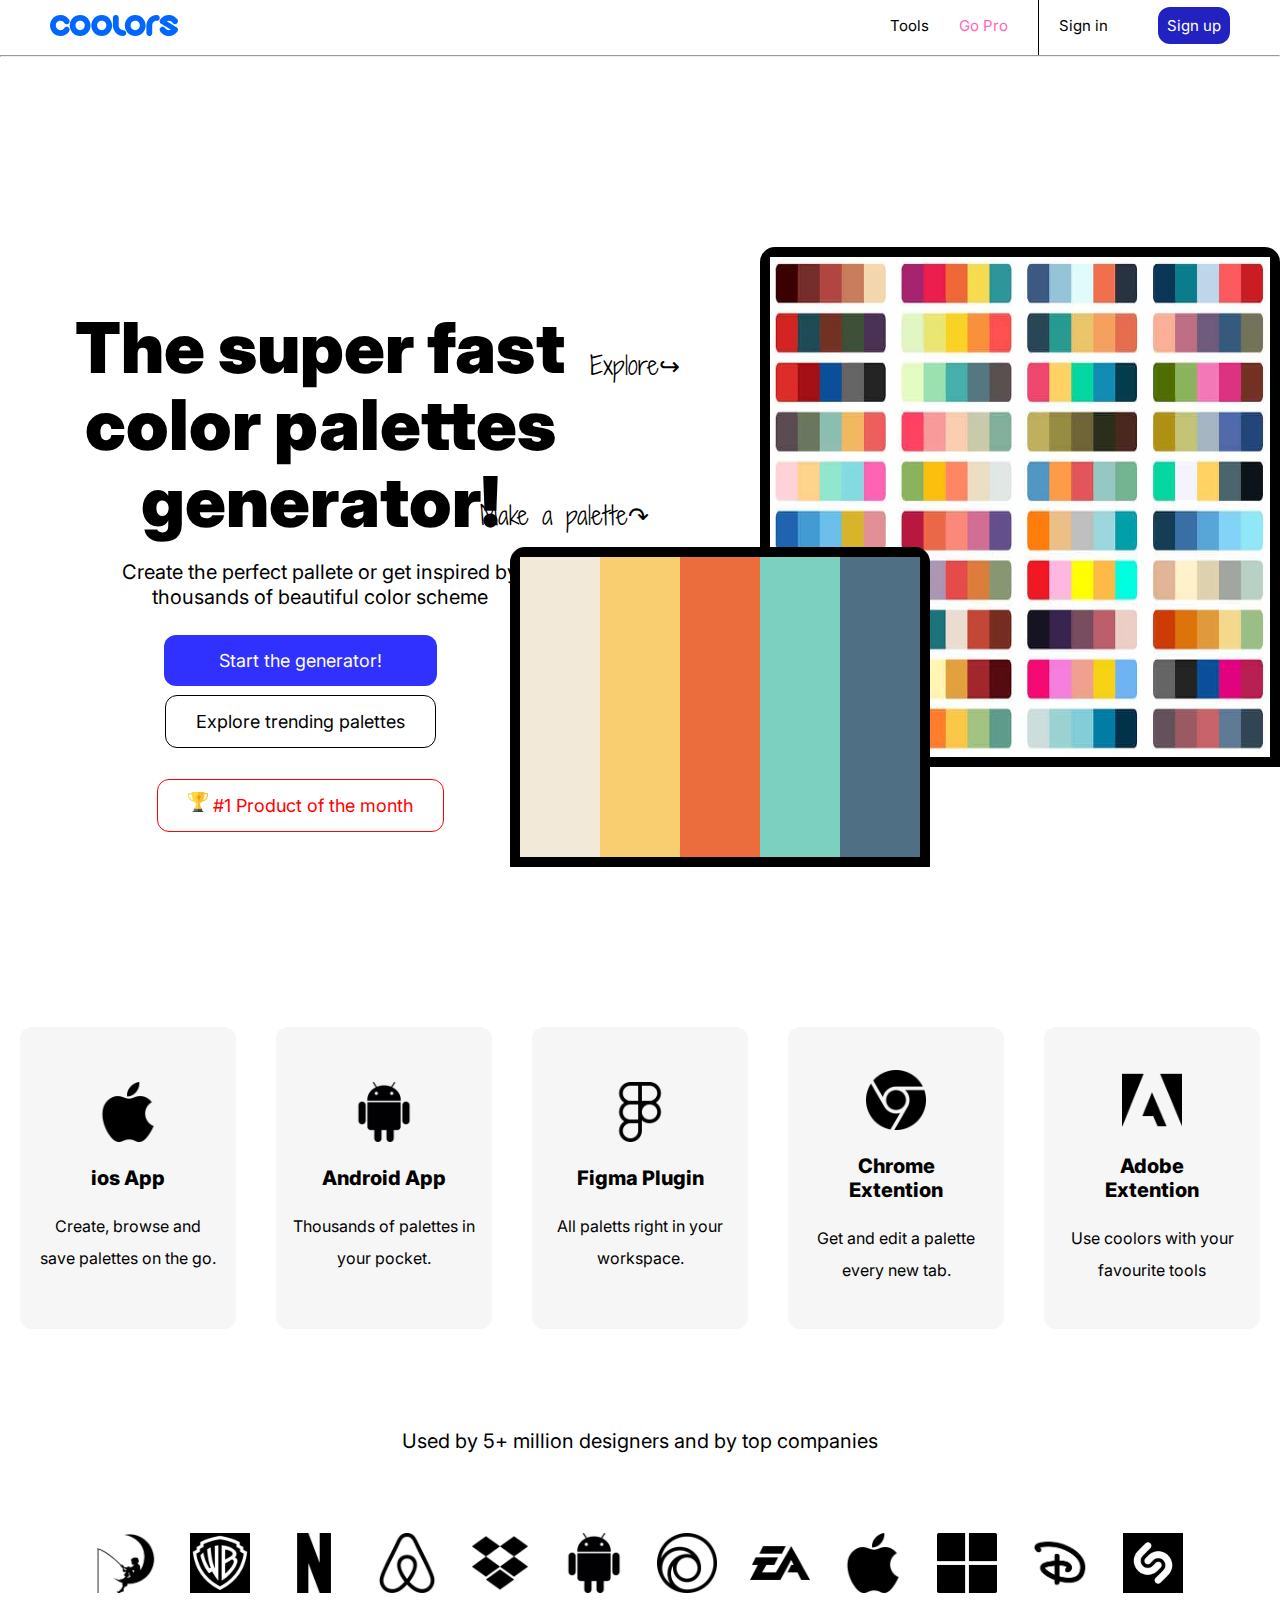
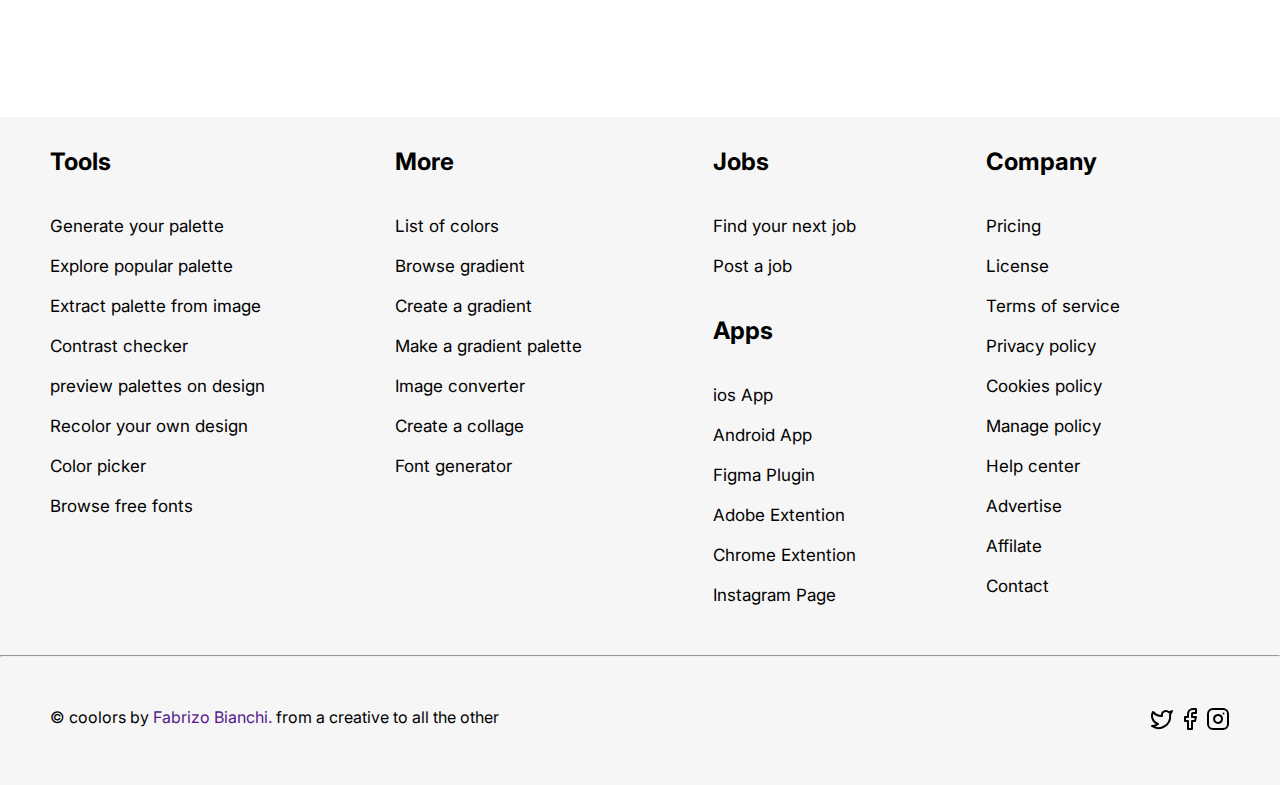
<file: index.html>
<!DOCTYPE html>
<html lang="en">
<head>
  <link rel="stylesheet" href="./coolor.css">
    <title>Coolors-The super fast color pallets generator !</title>
    <link rel="preconnect" href="https://fonts.googleapis.com">
    <link rel="preconnect" href="https://fonts.gstatic.com" crossorigin>
    <link href="https://fonts.googleapis.com/css2?family=Inter:ital,
    opsz,wght@0,14..32,100..900;1,14..32,100..900&family=Plus+Jakarta+
    Sans:ital,wght@0,200..800;1,200..800&family=Poppins:ital,wght@0,1
    00;0,200;0,300;0,400;0,500;0,600;0,700;0,800;0,900;1,100;1,200;1,
    300;1,400;1,500;1,600;1,700;1,800;1,900&family
    =Shadows+Into+Light+Two&family=Work+Sans:ital,
    wght@0,100..900;1,100..900&display=swap" rel="stylesheet">

    <link rel="preconnect" href="https://fonts.googleapis.com">
<link rel="preconnect" href="https://fonts.gstatic.com" crossorigin>
<link href="https://fonts.googleapis.com/css2?family=Inter:ital,opsz,
wght@0,14..32,100..900;1,14..32,100..900&family=Plus+Jakarta+Sans:ital
,wght@0,200..800;1,200..800&family=Poppins:ital,wght@0,100;0,200;0,300;0,
400;0,500;0,600;0,700;0,800;0,900;1,100;1,200;1,300;1,400;1,500;1,600;1,
700;1,800;1,900&family=Shadows+Into+Light+Two&family=Work+Sans:ital,wght@0,
100..900;1,100..900&display=swap" rel="stylesheet">
</head>
<body>
    <nav>
        <div class="logo">
            <img src="./color asset/logo collor.svg" alt="logo">
        </div>

        <div class="navbar">
            <ul>
                <li ><a href="" class="l1">Tools</a></li>
                <li ><a href="" class="l2">Go Pro</a></li>
               
                <li ><a href="" class="l3">Sign in</a></li>
                <li ><a href="" class="l4">Sign up</a></li>
            </ul>
        </div>
    </nav>
    
    <hr>
<section class="main">
    <section class="container">
        <div class="hero">
            <h1>The super fast <br>color palettes <br> generator!</h1><br>
            <p>Create the perfect pallete or get inspired by <br>
                thousands of beautiful color scheme</p> 
        </div>
        <br><br>
        <div>
            <a href="" class="a1">Start the generator!</a> <br><br><br>
        </div>
        <div>
            <a href="" class="a2">Explore trending palettes</a><br><br><br><br>
        </div>
        <div>
            <a href="" class="a3">
                <img src="./color asset/trophy.png" alt="trophy">
                #1 Product of the month</a>
        </div>
    </section>

    <section class="palette">

        <div class="pal">
            <h3 class="make"><a href="">Make a palette↷</a></h3>
            <div class="monitor">
                <a href=""><img src="./color asset/sonnet Color Palette - color-hex.com (1).png" alt=""></a>
                </div>
              <h3 class="explore"><a href="">Explore↪</a></h3> 
            <div class="palette-wall">              
               <a href=""> <img src="./color asset/back pallet.jpg" alt=""></a>
            </div>
        </div>
        
    </section>
</section>

<section class="apps">
    <a href=""  >
    <div class="app"> 
         <img src="./color asset/apple.png" alt=""><br><br>
        <span class="app1">ios App</span><br><br>
         <p>Create, browse and <br> save palettes on the go.</p>
         <div class="overlay1">View on <br> the app <br>store</div>
        </div></a>

    <a href="">     <div class="app">
        <img src="./color asset/android-logo.png" alt=""><br><br>
        <span class="app1">Android App</span><br><br>
        <p>Thousands of palettes in <br> your pocket.</p>
        <div class="overlay2">View on <br>the play <br> store</div>
    </div></a>

    <a href="">     <div class="app">
        <img src="./color asset/figma.png" alt=""><br><br>
        <span class="app1">Figma Plugin</span><br><br>
        <p>All paletts right in your <br> workspace.</p>
        <div class="overlay3">Install <br> now</div>
    </div></a>

    <a href="">     <div class="app2">
        <img src="./color asset/chrome.png" alt=""><br><br>
        <span class="app1">Chrome <br> Extention</span><br><br>
        <p>Get and edit a palette <br> every new tab.</p>
        <div class="overlay4">Add to <br> chrome</div>
    </div></a>

    <a href="">    <div class="app2">
     <img src="./color asset/adobe.png" alt=""><br><br>
        <span class="app1">Adobe <br>Extention</span><br><br>
        <p>Use coolors with your <br>favourite tools</p>
        <div class="overlay5">Download</div>
    </div></a>
</section>

<section class="used">
    <p>Used by 5+ million designers and by top companies</p>
</section>

 <section class="movie">
    <div><a href=""><img src="/color asset/dream.jpg" alt=""></a></div>
    <div><a href=""><img src="./color asset/warner bro.jpg" alt=""></a></div>
    <div><a href=""><img src="./color asset/netflix.png" alt=""></a></div>
    <div><a href=""><img src="./color asset/airbnb.png" alt=""></a></div>
    <div><a href=""><img src="./color asset/dropbox.png" alt=""></a></div>
    <div><a href=""><img src="./color asset/android-logo.png" alt=""></a></div>
    <div><a href=""><img src="./color asset/ubisoft.png" alt=""></a></div>
    <div><a href=""><img src="./color asset/electronics-arts.png" alt=""></a></div>
    <div><a href=""><img src="./color asset/apple.png" alt=""></a></div>
    <div><a href=""><img src="./color asset/microsoft.png" alt=""></a></div>
    <div><a href=""><img src="./color asset/icons8-disney-1000.png" alt=""></a></div>
    <div><a href=""><img src="./color asset/61e57c6bf15628ff06ee2b404b24763a.jpg" alt=""></a></div>
  
 </section>

 <section class="footer">
     <div> 
        <h2> Tools</h2><br><br>
        <ul>
            <li><a href="">Generate your palette</a></li> <br>
            <li><a href="">Explore popular palette</a></li> <br>
            <li><a href="">Extract palette from image</a></li> <br>
            <li><a href="">Contrast checker</a></li><br>
            <li><a href="">preview palettes on design</a></li><br>
            <li><a href="">Recolor your own design</a></li> <br>
            <li><a href="">Color picker</a></li> <br>
            <li><a href="">Browse free fonts</a></li> <br>
        </ul>
     </div>

     <div>
        <h2>More</h2><br><br>
        <ul>
            <li><a href="">List of colors</a></li> <br>
            <li><a href="">Browse gradient</a></li> <br>
            <li><a href="">Create a gradient</a></li> <br>
            <li><a href="">Make a gradient palette</a></li><br>
            <li><a href="">Image converter</a></li><br>
            <li><a href="">Create a collage</a></li> <br>
            <li><a href="">Font generator</a></li> <br>
        </ul>
     </div>
<div class="foot">
     <div>
        <h2>Jobs</h2> <br><br>
        <ul>
            <li><a href="">Find your next job</a></li> <br>
            <li><a href="">Post a job</a></li> <br>
        </ul>
     </div><br>
     <div>
        <h2>Apps</h2><br><br>
        <ul>
            <li><a href="">ios App</a></li> <br>
            <li><a href="">Android App</a></li> <br>
            <li><a href="">Figma Plugin</a></li> <br>
            <li><a href="">Adobe Extention</a></li><br>
            <li><a href="">Chrome Extention</a></li><br>
            <li><a href="">Instagram Page</a></li> <br>
        </ul>
     </div>
     </div>
     
     <div>
        <h2>Company</h2> <br><br>

        <ul>
            <li><a href="">Pricing</a></li> <br>
            <li><a href="">License</a></li> <br>
            <li><a href="">Terms of service</a></li> <br>
            <li><a href="">Privacy policy</a></li><br>
            <li><a href="">Cookies policy</a></li><br>
            <li><a href="">Manage policy</a></li> <br>
            <li><a href="">Help center</a></li> <br>
            <li><a href="">Advertise</a></li> <br>
            <li><a href="">Affilate</a></li> <br>
            <li><a href="">Contact</a></li> <br>
        </ul>
     </div>
 </section>

 <hr style="color: rgb(232, 232, 232);">

 <section class="socials">
    <div>
        <p>© coolors by <a href="">Fabrizo Bianchi.

        </a>from a creative to all the other </p>
    </div>
    <div>
        <a href=""><img src="./color asset/twitter (1).svg" alt=""></a>
        <a href=""><img src="./color asset/facebook.svg" alt=""></a>
        <a href=""><img src="./color asset/instagram.svg" alt=""></a>
    </div>
 </section>

 <div class="fixed">
    <img src="./color asset/whatsapp.png" alt="">
 </div>
</body>
</html>
</file>
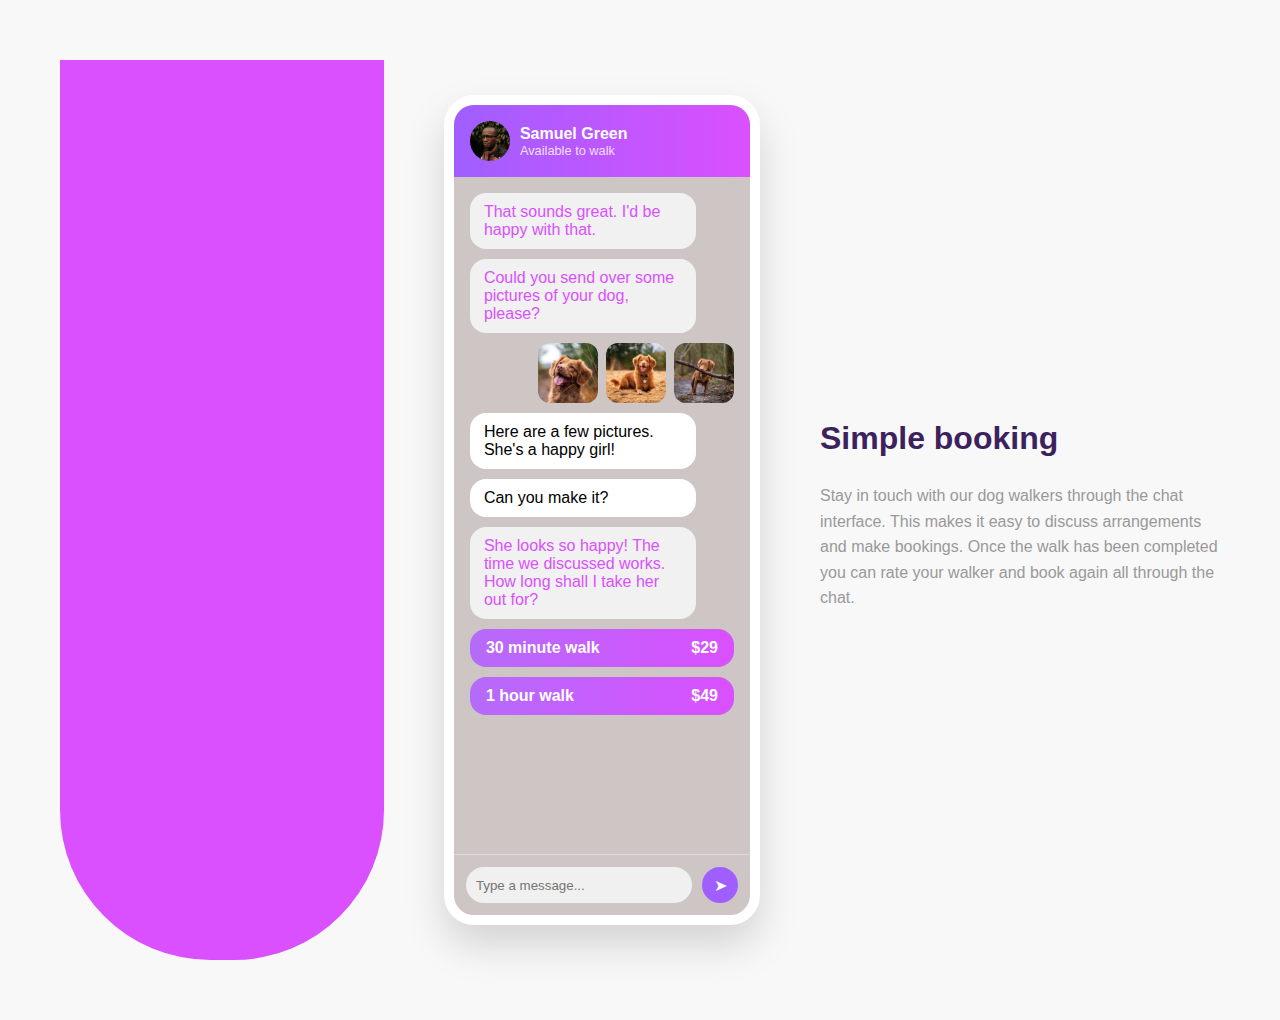
<file: class.html>
<!DOCTYPE html>
<html lang="en">
<head>
  <meta charset="UTF-8" />
  <meta name="viewport" content="width=device-width, initial-scale=1.0"/>
  <title>Simple Booking</title>
  <link rel="stylesheet" href="./class.css"/>
</head>
<body>
    
  <div class="container">
    <div class="background"></div>
    <div class="phone-mockup">
      <div class="header">
        <img class="avatar" src="./asset/avatar.jpg" alt="Samuel Green" />
        <div>
          <p class="name">Samuel Green</p>
          <p class="status">Available to walk</p>
        </div>
      </div>
    
      <div class="chat">
        <div class="bubble received">That sounds great. I'd be happy with that.</div>
        <div class="bubble received">Could you send over some pictures of your dog, please?</div>
        <div class="images">
          <img src="./asset/dog-image-1.jpg" alt="Dog 1" />
          <img src="./asset/dog-image-2.jpg" alt="Dog 2" />
          <img src="./asset/dog-image-3.jpg" alt="Dog 3" />
        </div>
        <div class="bubble sent">Here are a few pictures. She's a happy girl!</div>
        <div class="bubble sent">Can you make it?</div>
        <div class="bubble received">She looks so happy! The time we discussed works. How long shall I take her out for?</div>
        <div class="option">
          <span>30 minute walk</span><strong>$29</strong>
        </div>
        <div class="option">
          <span>1 hour walk</span><strong>$49</strong>
        </div>
      </div>
      <div class="input-area">
        <input type="text" placeholder="Type a message..." />
        <button>➤</button>
      </div>
    </div>

    <div class="text-content">
      <h2>Simple booking</h2>
      <p>
        Stay in touch with our dog walkers through the chat interface. This makes it easy to discuss arrangements and make bookings. Once the walk has been completed you can rate your walker and book again all through the chat.
      </p>
    </div>
  </div>
</body>
</html>
</file>
<file: coolor.css>
*{
    margin: 0px;
    padding: 0px;
}
body{
    font-family: "Inter";
    
    font-style: normal;
  
}

nav{
    display: flex;
    justify-content: space-between;
    padding: 15px 50px;
}
a{
    text-decoration: none;   
}
nav ul li a{
    font-family: "inter";
    font-weight: 400;
    font-size: 15px;
}
nav ul{
    display: flex;
align-items: center;
gap: 30px; list-style: none;
}
nav ul .l4{
    background-color: rgb(34, 34, 192);
    color: white; padding: 9px 9px;
    border-radius: 12px;
}
nav ul .l1{ color: black;}
nav ul .l2{color: hotpink;}
nav ul .l3{color: black;border-left: 0.2px solid;
    padding: 20px;
}

.container {
    text-align: center;
    width: 600px;
}
.hero{padding: 0px 70px;
margin-top: 110px;
width: 500px;}

.hero h1{font-size: 70px;
font-weight: 900;
width: 500px;text-align: center;
line-height: 77px;
}

.hero p{font-size: 20px;
font-weight: 400;
width: 500px; text-align: center;
line-height: 25px;}

.container .a1{ background-color:rgb(48, 48, 255);
padding: 15px 55px;  border-radius: 12px;
 color: white;font-size: 18px;font-weight: 400;
 
}    

.container .a2{ 
padding: 15px 30px;  border-radius: 12px;border: 1px solid;
 color:black; font-size: 18px;
 font-weight: 400;
 }    

 .container .a3{ 
    padding: 15px 30px;  border-radius: 12px;border: 1px solid;
     color:red; font-size: 18px;
     font-weight: 400;
     }    


.container .a3 img{
    height: 20px;
}
.main{
  display: flex;
  justify-content: space-between;
  align-items: center;
    
}
.palette{
    display: flex;
    justify-content:right;
    align-items: center;
    height: 100vh;
    width: 100vh;
   
}

.pal{
    display: flex;
    position: relative;
    
   

}

.monitor{
 margin-top: 300px;
 position:absolute;left: -250px; ;
 border: 10px solid black;
 border-top-right-radius: 15px;
 border-top-left-radius: 15px; 
 height: 300px;

}

.palette-wall{
border: 10px solid black;
border-top-right-radius: 15px;
border-top-left-radius: 15px;
height: 500px;
width: 500px;
padding-right: -50px;

}
.monitor img{
    height: 300px;
    width: 400px;
}
.palette-wall img{
    height: 500px;
    width: 500px;
}
.make{font-size: 25px;
    width: 200px;
    position: absolute;top: 250px; right: 600px;
    transition: all 0.15s ease-in-out;
    font-family: "Shadows Into Light Two", cursive;
    font-weight: 400;
    font-style: normal;
    
}
.make:hover{
    transform: scale(1.2);
}
.explore{
    font-size: 25px;
    position: absolute;top: 100px ;right: 600px;
    transition: all 0.15s ease-in-out;
    font-family: "Shadows Into Light Two", cursive;
    font-weight: 400;
    font-style: normal;
}
.explore:hover{
    transform: scale(1.2);
}
.palette .pal a{
    color: black;
}
.apps img{
 height: 60px;
}

.apps{
    margin-top: 70px;
    display: grid;
    grid-template-columns: 1fr 1fr 1fr 1fr 1fr;
    text-align: center;  
    position: relative;
}
.app0{
    background-color: rgb(246, 246, 246);
    margin: 0px 20px;
    padding: 55px 0px;
    border-radius: 12px;
}
.app{background-color: rgb(246, 246, 246);
    margin: 0px 20px;
    padding: 55px 0px;
    border-radius: 12px;
    position: relative;}
   

.app2{
    background-color: rgb(246, 246, 246);
    margin: 0px 20px;
    padding: 43px 0px;  
    border-radius: 12px;
    position: relative;
}

.app1{
    font-size: 20px;
    font-weight: 800;
}
.apps p{
    line-height: 2;
}
.apps a{
color: black;
}

.overlay1{
    position: absolute;
    top: 0;
    left: 0;
    width: 100%;
    height: 100%;
    background-color:lightblue; 
    color:rgb(6, 69, 90);
    display: flex;
    justify-content: center;
    align-items: center;
    opacity: 0;
    transition: opacity 0.3s ease;
    font-size: 18px;
    font-weight: 600;
    border-radius: 12px;
    font-size: 30px;
    font-size: 800;
    line-height: 40px;
  }
  .apps a:hover .overlay1{
    opacity: 1;
  }
  .overlay2{
    position: absolute;
    top: 0;
    left: 0;
    width: 100%;
    height: 100%;
    background-color: lightgreen; 
    color: green;
    display: flex;
    justify-content: center;
    align-items: center;
    opacity: 0;
    transition: opacity 0.3s ease;
    font-size: 18px;
    font-weight: 600;
    border-radius: 12px;
    font-size: 30px;
    font-size: 800;
    line-height: 40px;
  }
  .apps a:hover .overlay2{
    opacity: 1;
  }
  .overlay3{
    position: absolute;
    top: 0;
    left: 0;
    width: 100%;
    height: 100%;
    background-color:pink; 
    color: hotpink;
    display: flex;
    justify-content: center;
    align-items: center;
    opacity: 0;
    transition: opacity 0.3s ease;
    font-size: 18px;
    font-weight: 600;
    border-radius: 12px;
    font-size: 30px;
    font-size: 800;
    line-height: 40px;
  }
  .apps a:hover .overlay3{
    opacity: 1;
  }
  .overlay4{
    position: absolute;
    top: 0;
    left: 0;
    width: 100%;
    height: 100%;
    background-color:plum ; 
    color:purple;
    display: flex;
    justify-content: center;
    align-items: center;
    opacity: 0;
    transition: opacity 0.3s ease;
    font-size: 18px;
    font-weight: 600;
    border-radius: 12px;
    font-size: 30px;
    font-size: 800;
    line-height: 40px;
  }
  .apps a:hover .overlay4{
    opacity: 1;
  }
  .overlay5{
    position: absolute;
    top: 0;
    left: 0;
    width: 100%;
    height: 100%;
    background-color:bisque; 
    color:goldenrod;
    display: flex;
    justify-content: center;
    align-items: center;
    opacity: 0;
    transition: opacity 0.3s ease;
    font-size: 18px;
    font-weight: 600;
    border-radius: 12px;
    font-size: 30px;
    font-size: 800;
    line-height: 40px;
  }
  .apps a:hover .overlay5{
    opacity: 1;
  }
  
  
  
  
  
.used{
    margin-top: 100px;
    text-align: center;
    font-size: 20px;
    
}

.movie{
    margin-top: 60px;
    display: flex;
    justify-content: space-around;
    padding: 20px 80px;
    transition: all 0.5s ease-in-out;
    
}
.movie img{
    height: 60px;
}
.footer{
    display: flex;
    justify-content: space-between;
    padding:30px 160px 30px 50px ;
    margin-top: 100px;
    background-color: rgb(246, 246, 246) ;
}
.footer ul{
    list-style: none;
}
.footer ul a{
    color: black;
    font-size: 17px;
}
.socials{
    display: flex;
    justify-content: space-between;
    background-color:  rgb(246, 246, 246);
    padding: 50px 50px;
}
.footer ul :hover{
    color: blue;
}
.navbar ul :hover{
    color: blue;
}
 

.movie :hover{
    transform: scale(1.2);
}
.fixed img{height: 70px;}
.fixed{
    position: fixed;bottom: 80px;left: 1400px;
 }
 @media (max-width: 768px) {
    nav {
      flex-direction: column;
      align-items: center;
      padding: 15px 20px;
    }
  
    nav ul {
      flex-wrap: wrap;
      justify-content: center;
      gap: 15px;
    }
  
    .container {
      width: 100%;
      padding: 0 20px;
    }
  
    .hero {
      width: 100%;
      padding: 0;
      margin-top: 50px;
    }
  
    .hero h1 {
      font-size: 50px;
      line-height: 55px;
      width: 100%;
    }
  
    .hero p {
      font-size: 16px;
      width: 100%;
    }
  
    .container .a1,
    .container .a2,
    .container .a3 {
      display: block;
      width: 100%;
      margin: 10px 0;
      padding: 12px;
    }
  
    .main {
      flex-direction: column;
      align-items: center;
    }
  
    .palette {
      height: auto;
      width: 100%;
    }
  
    .pal {
      flex-direction: column;
      align-items: center;
    }
  
    .monitor,
    .palette-wall {
      position: static;
      margin: 20px 0;
      width: 100%;
      max-width: 400px;
    }
  
    .monitor img,
    .palette-wall img {
      width: 100%;
      height: auto;
    }
  
    .make,
    .explore {
      position: static;
      text-align: center;
      width: 100%;
      margin: 10px 0;
    }
  
    .apps {
      grid-template-columns: 1fr 1fr;
      margin: 20px;
    }
  
    .movie {
      flex-wrap: wrap;
      padding: 20px;
      justify-content: center;
    }
  
    .movie div {
      flex: 1 0 33%;
      text-align: center;
      margin: 10px;
    }
  
    .footer {
      flex-direction: column;
      align-items: flex-start;
      padding: 30px;
    }
  
    .footer div {
      width: 100%;
      margin-bottom: 20px;
    }
  }
  
  @media (max-width: 480px) {
    .main .palette-wall{display: none;}
    .hero h1 {
      font-size: 35px;
      line-height: 40px;
    }
  
    .hero p {
      font-size: 14px;
    }
  
    .apps {
      grid-template-columns: 1fr;
    }
  
    .movie div {
      flex: 1 0 50%;
    }
  }
</file>
<file: class.css>
body {
  margin: 0;
  font-family: 'Segoe UI', sans-serif;
  background: #f8f8f8;
  margin: 0;
}

.container {
  display: flex;
  align-items: center;
  justify-content: center;
  padding: 60px;
  gap: 60px;
}

.phone-mockup {
  width: 320px;
  background: rgb(206, 197, 197);
  border-radius: 30px;
  box-shadow: 0 20px 40px rgba(0,0,0,0.15);
  overflow: hidden;
  display: flex;
  flex-direction: column;
  border: white 10px solid;
  height:90vh ;
  position: relative;
}

.header {
  background: linear-gradient(to right, #a05eff, #da50ff);
  color: white;
  display: flex;
  align-items: center;
  gap: 10px;
  padding: 16px;
}

.avatar {
  width: 40px;
  height: 40px;
  border-radius: 50%;
}

.name {
  font-weight: bold;
  margin: 0;
}

.status {
  font-size: 0.8em;
  margin: 0;
  opacity: 0.8;
}

.chat {
  padding: 16px;
  flex: 1;
}

.bubble {
  display: flex;
  align-items: end;
  background: #eee;
  padding: 10px 14px;
  border-radius: 16px;
  margin-bottom: 10px;
  max-width: 75%;

}

.received {
  align-self: flex-start;
  background: #f1f1f1;
  color: #da50ff;
}

.sent {
  display: flex;
  align-self: flex-end;
  background: white;
  color:black

}

.images {
  display: flex;
  gap: 8px;
  margin-bottom: 10px;
  justify-content: end;
  align-items: end;
}

.images img {
  width: 60px;
  height: 60px;
  border-radius: 12px;
  object-fit: cover;
}

.option {
  display: flex;
  justify-content: space-between;
  align-items: center;
  background: linear-gradient(to right, #b56bfa, #da50ff);
  color: white;
  border-radius: 16px;
  padding: 10px 16px;
  margin-top: 10px;
  font-weight: bold;
}

.input-area {
  display: flex;
  padding: 12px;
  border-top: 1px solid #ddd;
}

.input-area input {
  flex: 1;
  padding: 10px;
  border: none;
  border-radius: 20px;
  background: #f0f0f0;
}

.input-area button {
  background: #a05eff;
  color: white;
  border: none;
  border-radius: 50%;
  width: 36px;
  height: 36px;
  margin-left: 10px;
  font-size: 16px;
  cursor: pointer;
}

.text-content {
  max-width: 400px;
}

.text-content h2 {
  color: #3c225c;
  font-size: 32px;
}

.text-content p {
  color: #999;
  font-size: 16px;
  line-height: 1.6;
  
}

.background{
  background-color: #da50ff;
  width: 350px;
  height: 100vh;
  border-bottom-left-radius: 150px;
  border-bottom-right-radius: 150px;
  z-index: -1;
  position: relative;
  justify-content:left;
  align-items: center;
}
</file>
